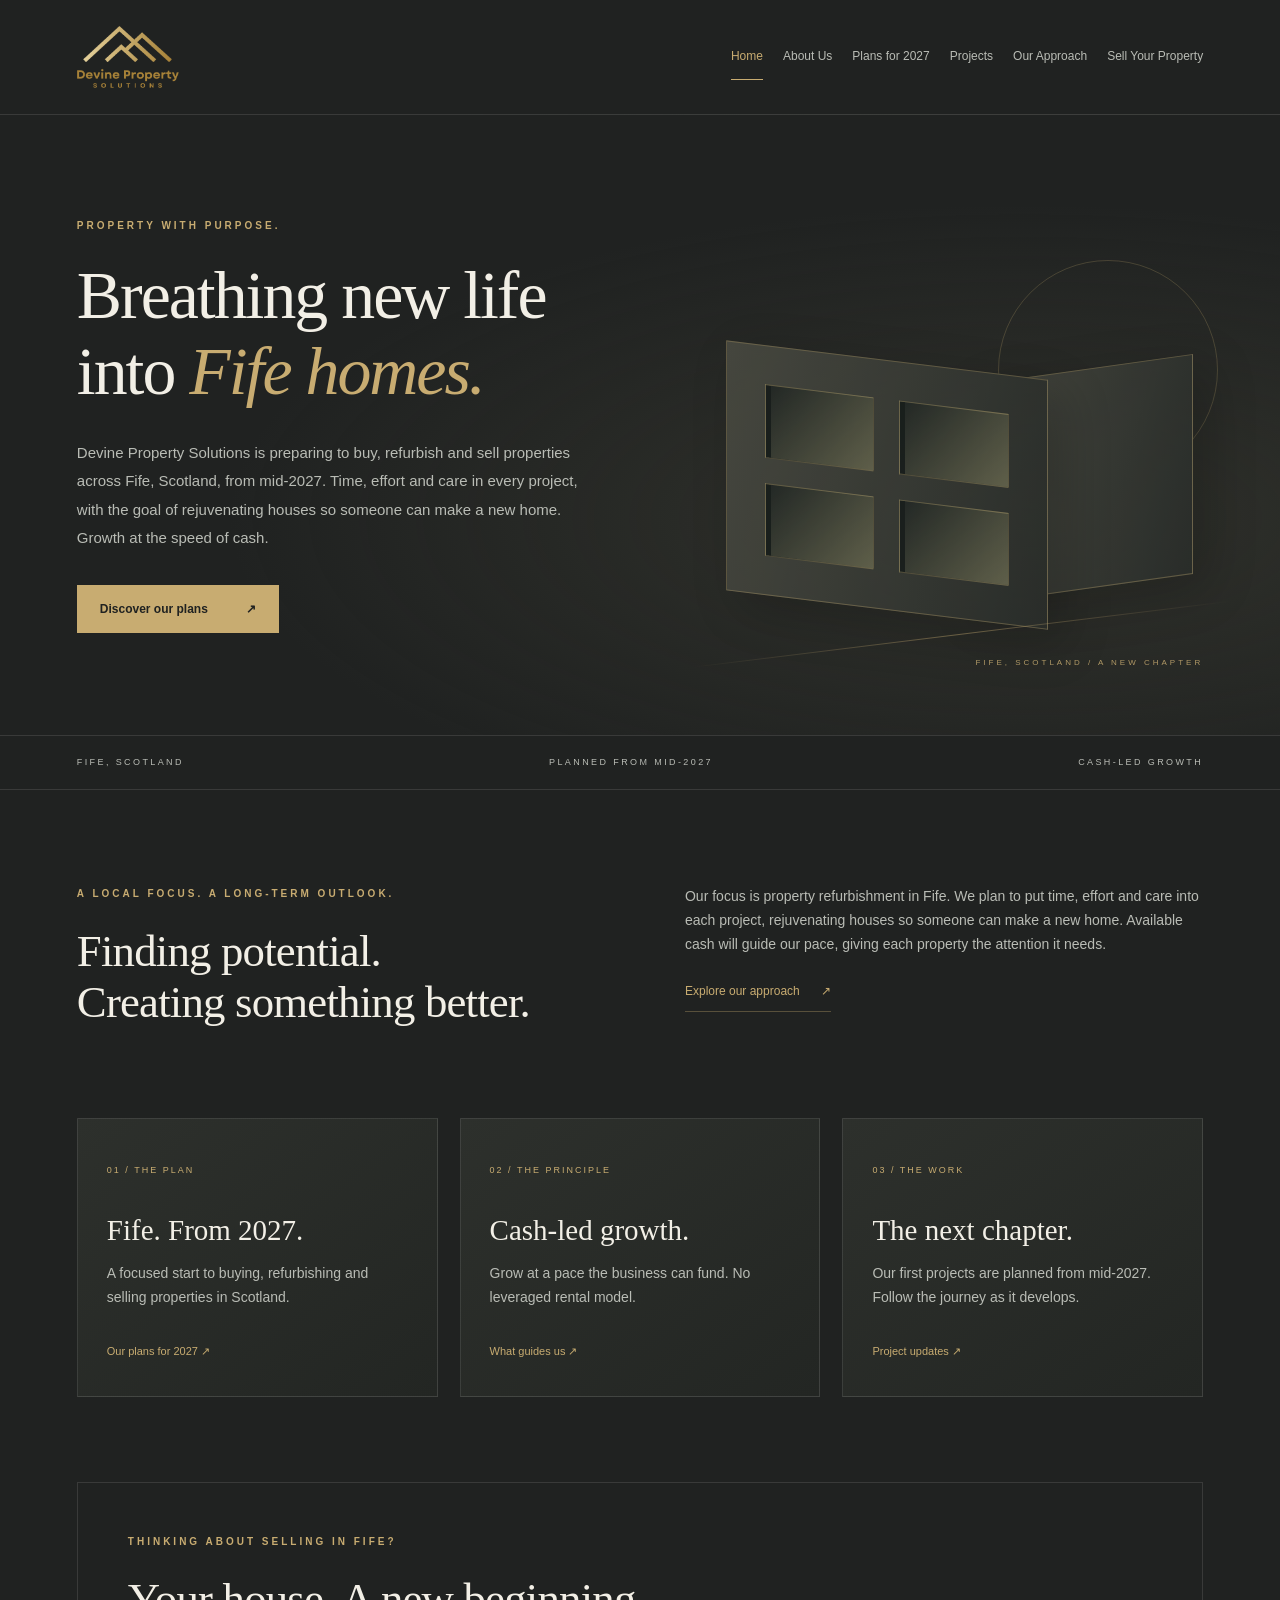
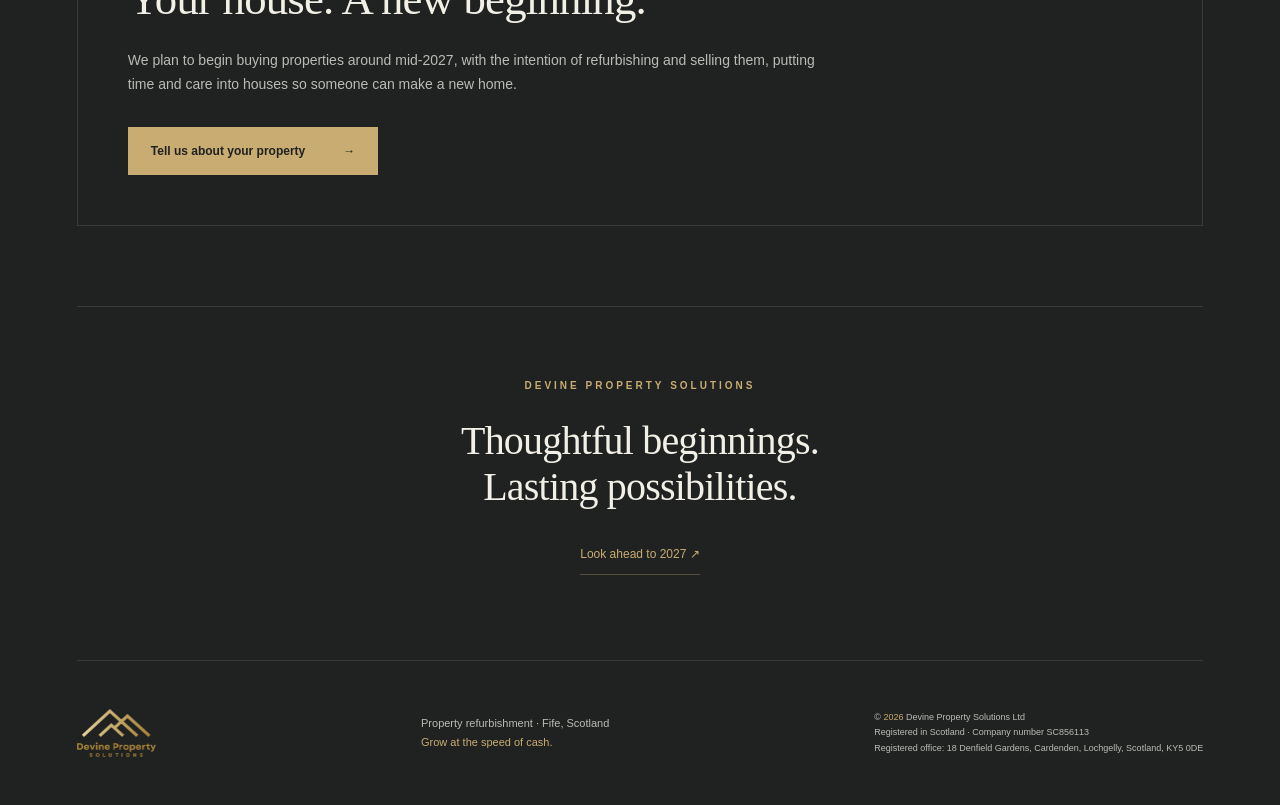
<file: index.html>
<!doctype html>
<html lang="en-GB"><head><meta charset="utf-8"><meta name="viewport" content="width=device-width, initial-scale=1"><meta name="theme-color" content="#202221"><meta name="description" content="Devine Property Solutions is preparing to buy, refurbish and sell properties across Fife, Scotland, from mid-2027. Time, effort and care in every project, with the goal of rejuvenating houses so someone can make a new home. Growth at the speed of cash."><link rel="canonical" href="https://www.dpsinvestments.co.uk/"><title>Property Renovation in Fife | Devine Property Solutions</title><link rel="icon" href="assets/favicon.svg" type="image/svg+xml"><link rel="stylesheet" href="assets/style.css?v=20261026"><script defer src="assets/site.js"></script></head><body><a class="skip" href="#main">Skip to content</a><header class="header wrap"><a class="brand" href="index.html" aria-label="Devine Property Solutions home"><img src="assets/dps-logo.png" alt="Devine Property Solutions"></a><button class="menu-toggle" aria-expanded="false" aria-controls="navigation">Menu <span>☰</span></button><nav id="navigation" aria-label="Main navigation"><a href="index.html" aria-current="page">Home</a><a href="about.html">About Us</a><a href="plans.html">Plans for 2027</a><a href="projects.html">Projects</a><a href="approach.html">Our Approach</a><a href="sell-your-property.html">Sell Your Property</a></nav></header><main id="main"><section class="hero home-hero"><div class="hero-inner wrap"><div class="hero-copy"><p class="eyebrow">Property with purpose.</p><h1>Breathing new life<br>into <em>Fife homes.</em></h1><p class="lead">Devine Property Solutions is preparing to buy, refurbish and sell properties across Fife, Scotland, from mid-2027. Time, effort and care in every project, with the goal of rejuvenating houses so someone can make a new home. Growth at the speed of cash.</p><a class="button" href="plans.html">Discover our plans <span>↗</span></a></div><div class="architecture" aria-hidden="true"><div class="sun"></div><div class="building back"></div><div class="building front"><i></i><i></i><i></i><i></i></div><div class="ground"></div><span class="art-caption">FIFE, SCOTLAND / A NEW CHAPTER</span></div></div></section><div class="fact-strip"><div class="wrap"><span>FIFE, SCOTLAND</span><span>PLANNED FROM MID-2027</span><span>CASH-LED GROWTH</span></div></div><section class="intro wrap"><div><p class="eyebrow">A local focus. A long-term outlook.</p><h2>Finding potential.<br>Creating something better.</h2></div><div><p>Our focus is property refurbishment in Fife. We plan to put time, effort and care into each project, rejuvenating houses so someone can make a new home. Available cash will guide our pace, giving each property the attention it needs.</p><a class="text-link" href="approach.html">Explore our approach <span>↗</span></a></div></section><section class="cards wrap"><a class="card" href="plans.html"><span class="number">01 / THE PLAN</span><h3>Fife. From 2027.</h3><p>A focused start to buying, refurbishing and selling properties in Scotland.</p><span class="card-link">Our plans for 2027 ↗</span></a><a class="card" href="approach.html"><span class="number">02 / THE PRINCIPLE</span><h3>Cash-led growth.</h3><p>Grow at a pace the business can fund. No leveraged rental model.</p><span class="card-link">What guides us ↗</span></a><a class="card" href="projects.html"><span class="number">03 / THE WORK</span><h3>The next chapter.</h3><p>Our first projects are planned from mid-2027. Follow the journey as it develops.</p><span class="card-link">Project updates ↗</span></a></section><section class="statement wrap seller-callout"><p class="eyebrow">Thinking about selling in Fife?</p><h2>Your house. A new beginning.</h2><p>We plan to begin buying properties around mid-2027, with the intention of refurbishing and selling them, putting time and care into houses so someone can make a new home.</p><a class="button" href="sell-your-property.html">Tell us about your property <span aria-hidden="true">&#8594;</span></a></section><section class="closing wrap"><p class="eyebrow">Devine Property Solutions</p><h2>Thoughtful beginnings.<br>Lasting possibilities.</h2><a class="text-link" href="plans.html">Look ahead to 2027 ↗</a></section></main><footer class="footer wrap"><a class="brand footer-brand" href="index.html" aria-label="Devine Property Solutions home"><img src="assets/dps-logo.png" alt=""></a><p>Property refurbishment · Fife, Scotland<br><span>Grow at the speed of cash.</span></p><p class="copyright">© <span id="year">2026</span> Devine Property Solutions Ltd<br>Registered in Scotland · Company number SC856113<br>Registered office: 18 Denfield Gardens, Cardenden, Lochgelly, Scotland, KY5 0DE</p></footer></body></html>
</file>
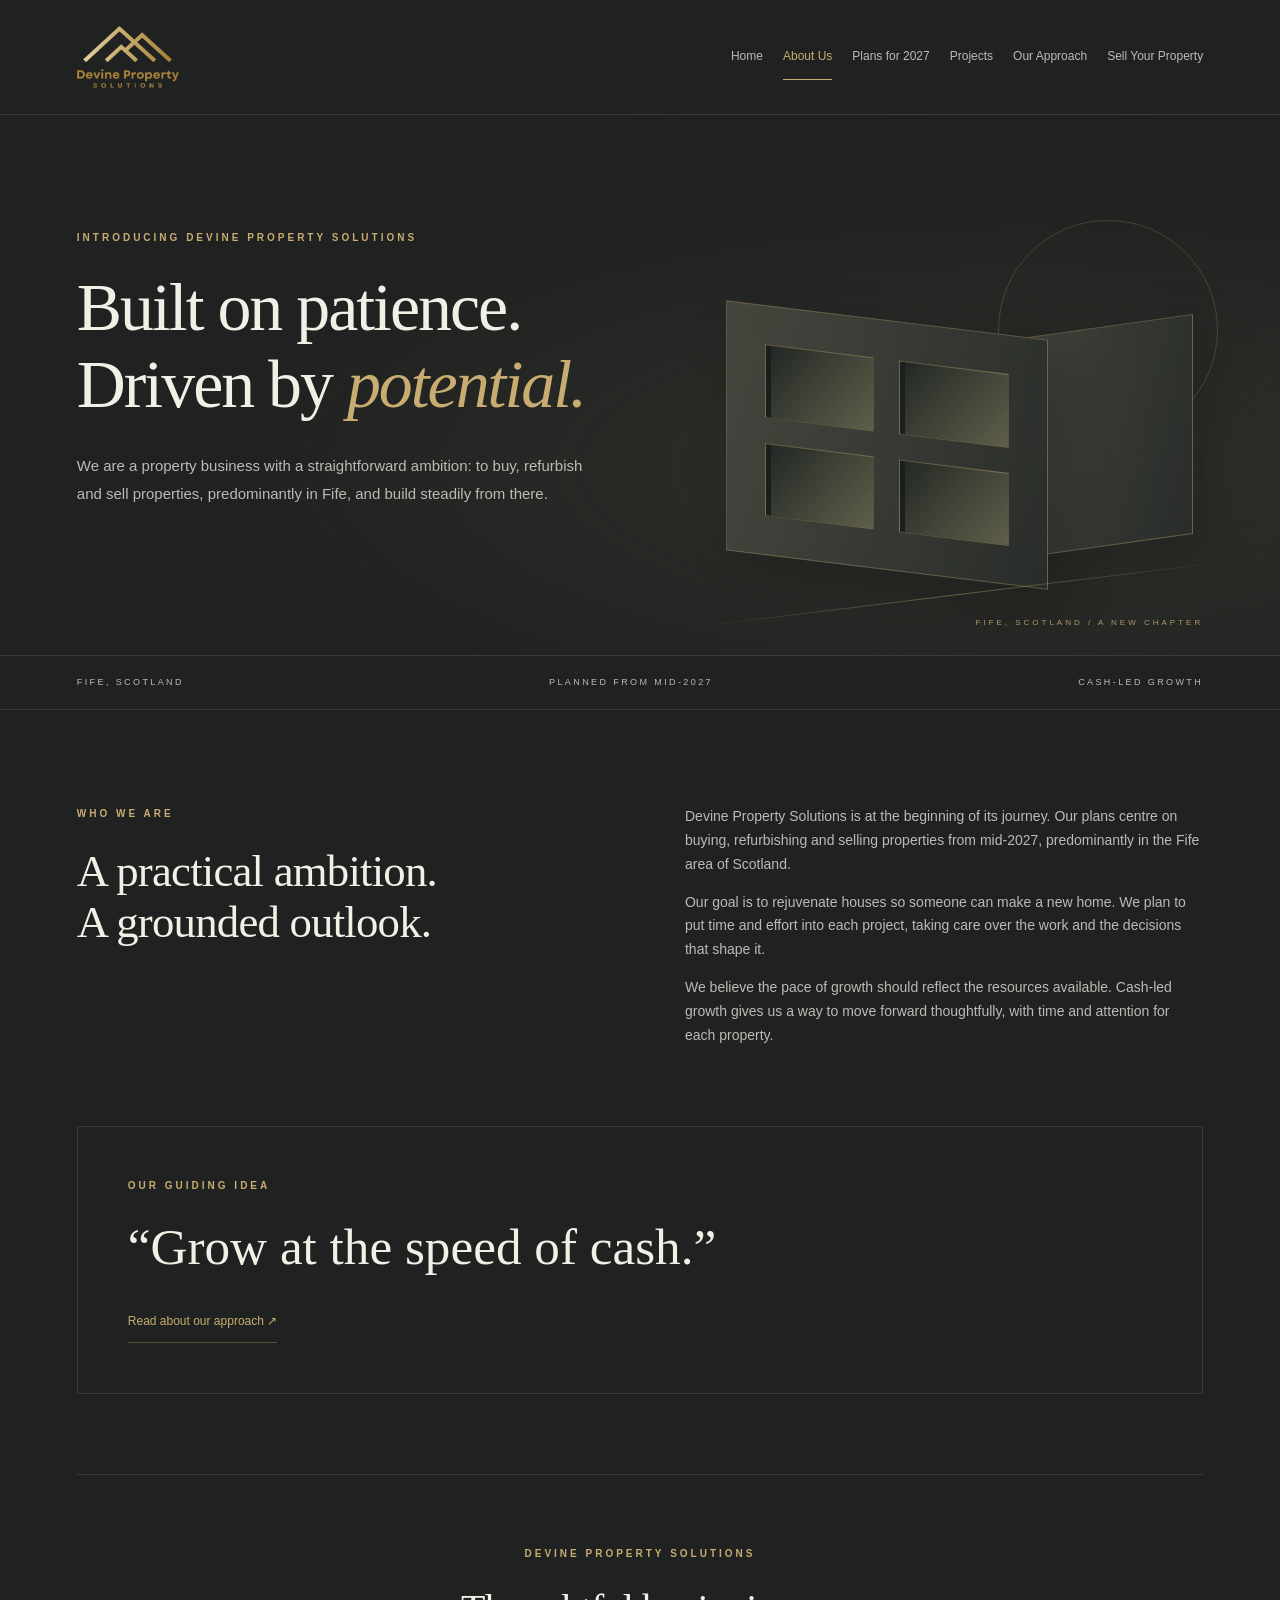
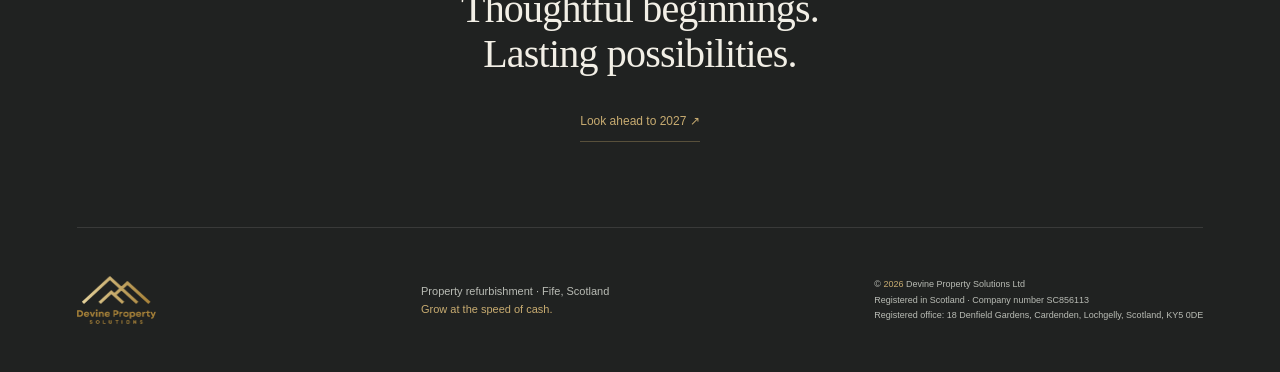
<file: about.html>
<!doctype html>
<html lang="en-GB"><head><meta charset="utf-8"><meta name="viewport" content="width=device-width, initial-scale=1"><meta name="theme-color" content="#202221"><meta name="description" content="We are a property business with a straightforward ambition: to buy, refurbish and sell properties, predominantly in Fife, and build steadily from there."><link rel="canonical" href="https://www.dpsinvestments.co.uk/about.html"><title>About Us | Devine Property Solutions</title><link rel="icon" href="assets/favicon.svg" type="image/svg+xml"><link rel="stylesheet" href="assets/style.css?v=20261026"><script defer src="assets/site.js"></script></head><body><a class="skip" href="#main">Skip to content</a><header class="header wrap"><a class="brand" href="index.html" aria-label="Devine Property Solutions home"><img src="assets/dps-logo.png" alt="Devine Property Solutions"></a><button class="menu-toggle" aria-expanded="false" aria-controls="navigation">Menu <span>☰</span></button><nav id="navigation" aria-label="Main navigation"><a href="index.html">Home</a><a href="about.html" aria-current="page">About Us</a><a href="plans.html">Plans for 2027</a><a href="projects.html">Projects</a><a href="approach.html">Our Approach</a><a href="sell-your-property.html">Sell Your Property</a></nav></header><main id="main"><section class="hero"><div class="hero-inner wrap"><div class="hero-copy"><p class="eyebrow">Introducing Devine Property Solutions</p><h1>Built on patience.<br>Driven by <em>potential.</em></h1><p class="lead">We are a property business with a straightforward ambition: to buy, refurbish and sell properties, predominantly in Fife, and build steadily from there.</p></div><div class="architecture" aria-hidden="true"><div class="sun"></div><div class="building back"></div><div class="building front"><i></i><i></i><i></i><i></i></div><div class="ground"></div><span class="art-caption">FIFE, SCOTLAND / A NEW CHAPTER</span></div></div></section><div class="fact-strip"><div class="wrap"><span>FIFE, SCOTLAND</span><span>PLANNED FROM MID-2027</span><span>CASH-LED GROWTH</span></div></div><section class="intro wrap"><div><p class="eyebrow">Who we are</p><h2>A practical ambition.<br>A grounded outlook.</h2></div><div><p>Devine Property Solutions is at the beginning of its journey. Our plans centre on buying, refurbishing and selling properties from mid-2027, predominantly in the Fife area of Scotland.</p><p>Our goal is to rejuvenate houses so someone can make a new home. We plan to put time and effort into each project, taking care over the work and the decisions that shape it.</p><p>We believe the pace of growth should reflect the resources available. Cash-led growth gives us a way to move forward thoughtfully, with time and attention for each property.</p></div></section><section class="statement wrap"><p class="eyebrow">Our guiding idea</p><blockquote>“Grow at the speed of cash.”</blockquote><a class="text-link" href="approach.html">Read about our approach ↗</a></section><section class="closing wrap"><p class="eyebrow">Devine Property Solutions</p><h2>Thoughtful beginnings.<br>Lasting possibilities.</h2><a class="text-link" href="plans.html">Look ahead to 2027 ↗</a></section></main><footer class="footer wrap"><a class="brand footer-brand" href="index.html" aria-label="Devine Property Solutions home"><img src="assets/dps-logo.png" alt=""></a><p>Property refurbishment · Fife, Scotland<br><span>Grow at the speed of cash.</span></p><p class="copyright">© <span id="year">2026</span> Devine Property Solutions Ltd<br>Registered in Scotland · Company number SC856113<br>Registered office: 18 Denfield Gardens, Cardenden, Lochgelly, Scotland, KY5 0DE</p></footer></body></html>
</file>
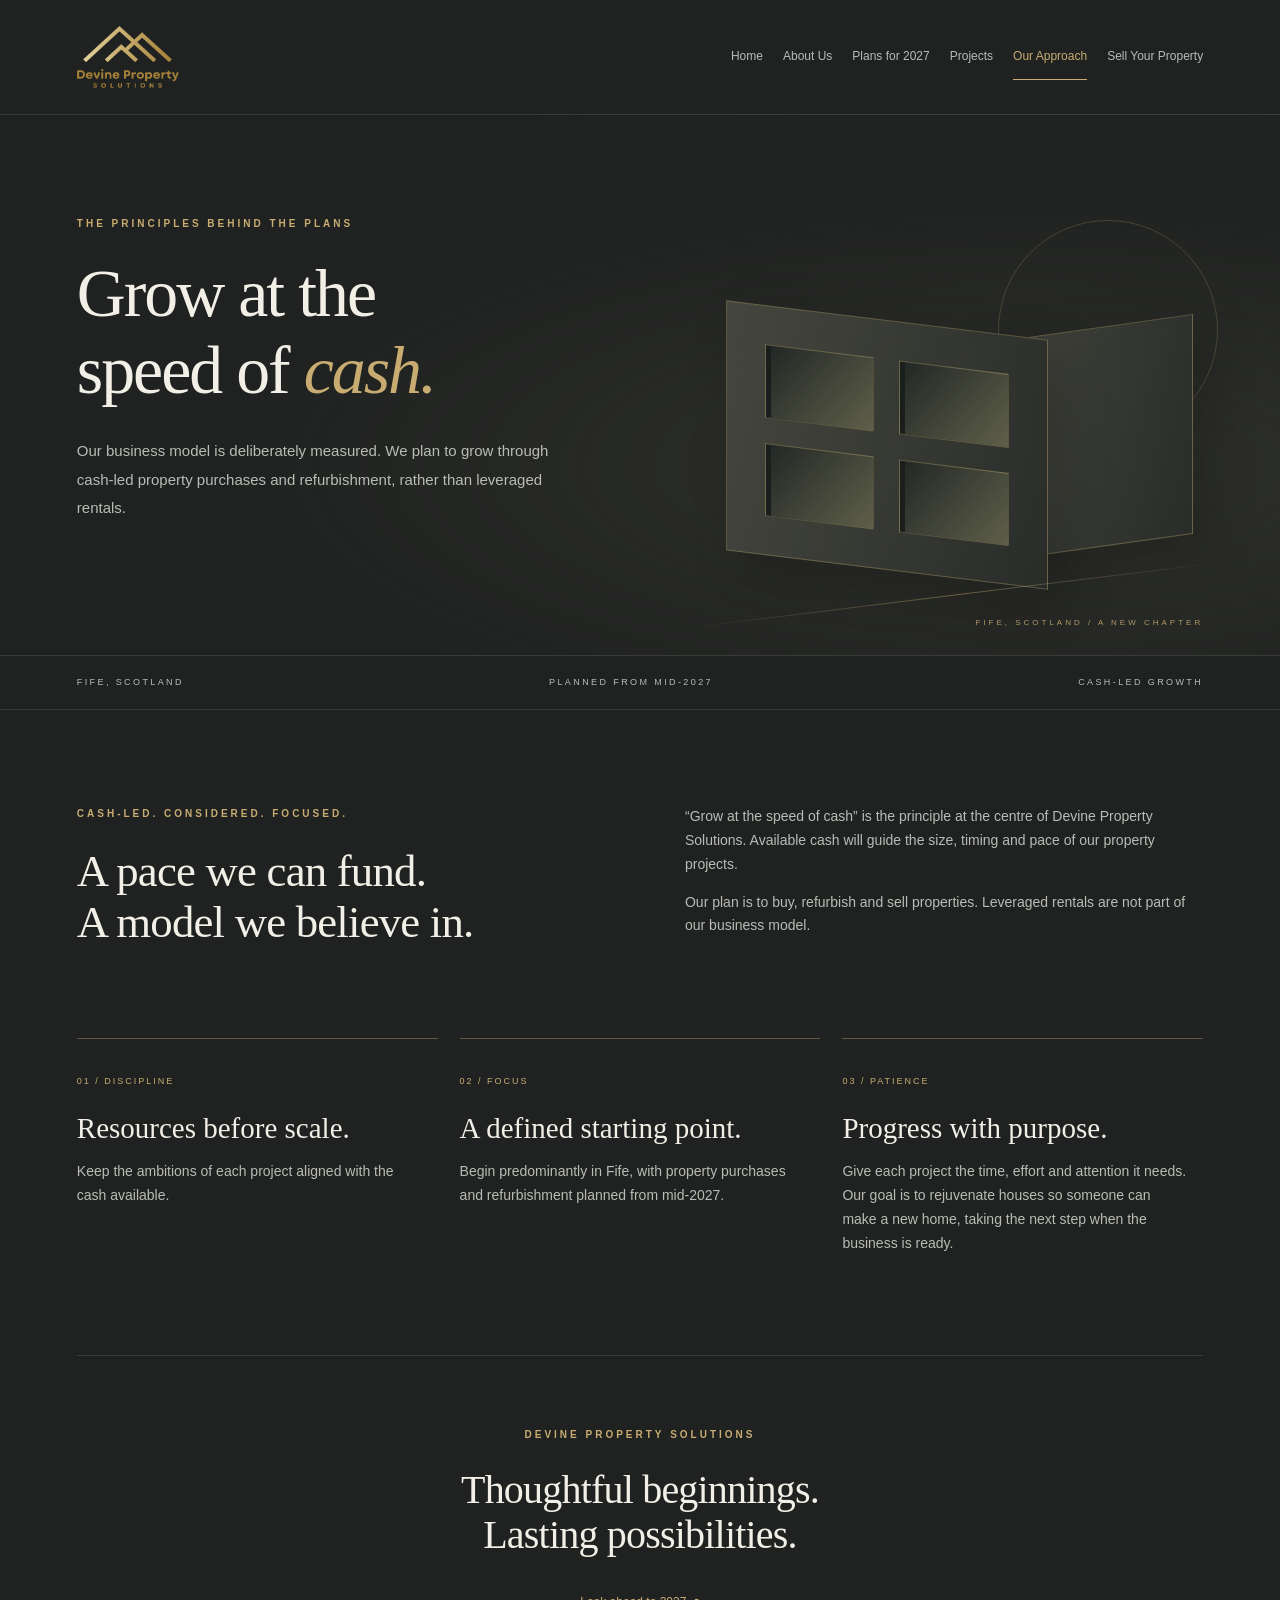
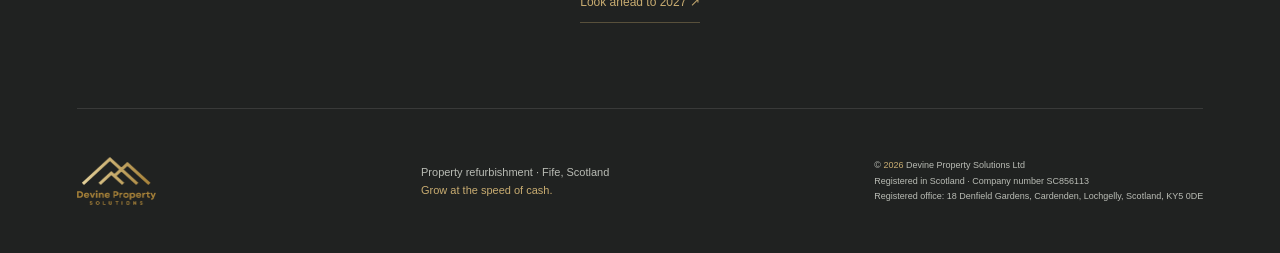
<file: approach.html>
<!doctype html>
<html lang="en-GB"><head><meta charset="utf-8"><meta name="viewport" content="width=device-width, initial-scale=1"><meta name="theme-color" content="#202221"><meta name="description" content="Our business model is deliberately measured. We plan to grow through cash-led property purchases and refurbishment, rather than leveraged rentals."><link rel="canonical" href="https://www.dpsinvestments.co.uk/approach.html"><title>Our Approach | Devine Property Solutions</title><link rel="icon" href="assets/favicon.svg" type="image/svg+xml"><link rel="stylesheet" href="assets/style.css?v=20261026"><script defer src="assets/site.js"></script></head><body><a class="skip" href="#main">Skip to content</a><header class="header wrap"><a class="brand" href="index.html" aria-label="Devine Property Solutions home"><img src="assets/dps-logo.png" alt="Devine Property Solutions"></a><button class="menu-toggle" aria-expanded="false" aria-controls="navigation">Menu <span>☰</span></button><nav id="navigation" aria-label="Main navigation"><a href="index.html">Home</a><a href="about.html">About Us</a><a href="plans.html">Plans for 2027</a><a href="projects.html">Projects</a><a href="approach.html" aria-current="page">Our Approach</a><a href="sell-your-property.html">Sell Your Property</a></nav></header><main id="main"><section class="hero"><div class="hero-inner wrap"><div class="hero-copy"><p class="eyebrow">The principles behind the plans</p><h1>Grow at the<br>speed of <em>cash.</em></h1><p class="lead">Our business model is deliberately measured. We plan to grow through cash-led property purchases and refurbishment, rather than leveraged rentals.</p></div><div class="architecture" aria-hidden="true"><div class="sun"></div><div class="building back"></div><div class="building front"><i></i><i></i><i></i><i></i></div><div class="ground"></div><span class="art-caption">FIFE, SCOTLAND / A NEW CHAPTER</span></div></div></section><div class="fact-strip"><div class="wrap"><span>FIFE, SCOTLAND</span><span>PLANNED FROM MID-2027</span><span>CASH-LED GROWTH</span></div></div><section class="intro wrap"><div><p class="eyebrow">Cash-led. Considered. Focused.</p><h2>A pace we can fund.<br>A model we believe in.</h2></div><div><p>“Grow at the speed of cash” is the principle at the centre of Devine Property Solutions. Available cash will guide the size, timing and pace of our property projects.</p><p>Our plan is to buy, refurbish and sell properties. Leveraged rentals are not part of our business model.</p></div></section><section class="steps wrap"><article><span class="number">01 / DISCIPLINE</span><h3>Resources before scale.</h3><p>Keep the ambitions of each project aligned with the cash available.</p></article><article><span class="number">02 / FOCUS</span><h3>A defined starting point.</h3><p>Begin predominantly in Fife, with property purchases and refurbishment planned from mid-2027.</p></article><article><span class="number">03 / PATIENCE</span><h3>Progress with purpose.</h3><p>Give each project the time, effort and attention it needs. Our goal is to rejuvenate houses so someone can make a new home, taking the next step when the business is ready.</p></article></section><section class="closing wrap"><p class="eyebrow">Devine Property Solutions</p><h2>Thoughtful beginnings.<br>Lasting possibilities.</h2><a class="text-link" href="plans.html">Look ahead to 2027 ↗</a></section></main><footer class="footer wrap"><a class="brand footer-brand" href="index.html" aria-label="Devine Property Solutions home"><img src="assets/dps-logo.png" alt=""></a><p>Property refurbishment · Fife, Scotland<br><span>Grow at the speed of cash.</span></p><p class="copyright">© <span id="year">2026</span> Devine Property Solutions Ltd<br>Registered in Scotland · Company number SC856113<br>Registered office: 18 Denfield Gardens, Cardenden, Lochgelly, Scotland, KY5 0DE</p></footer></body></html>
</file>
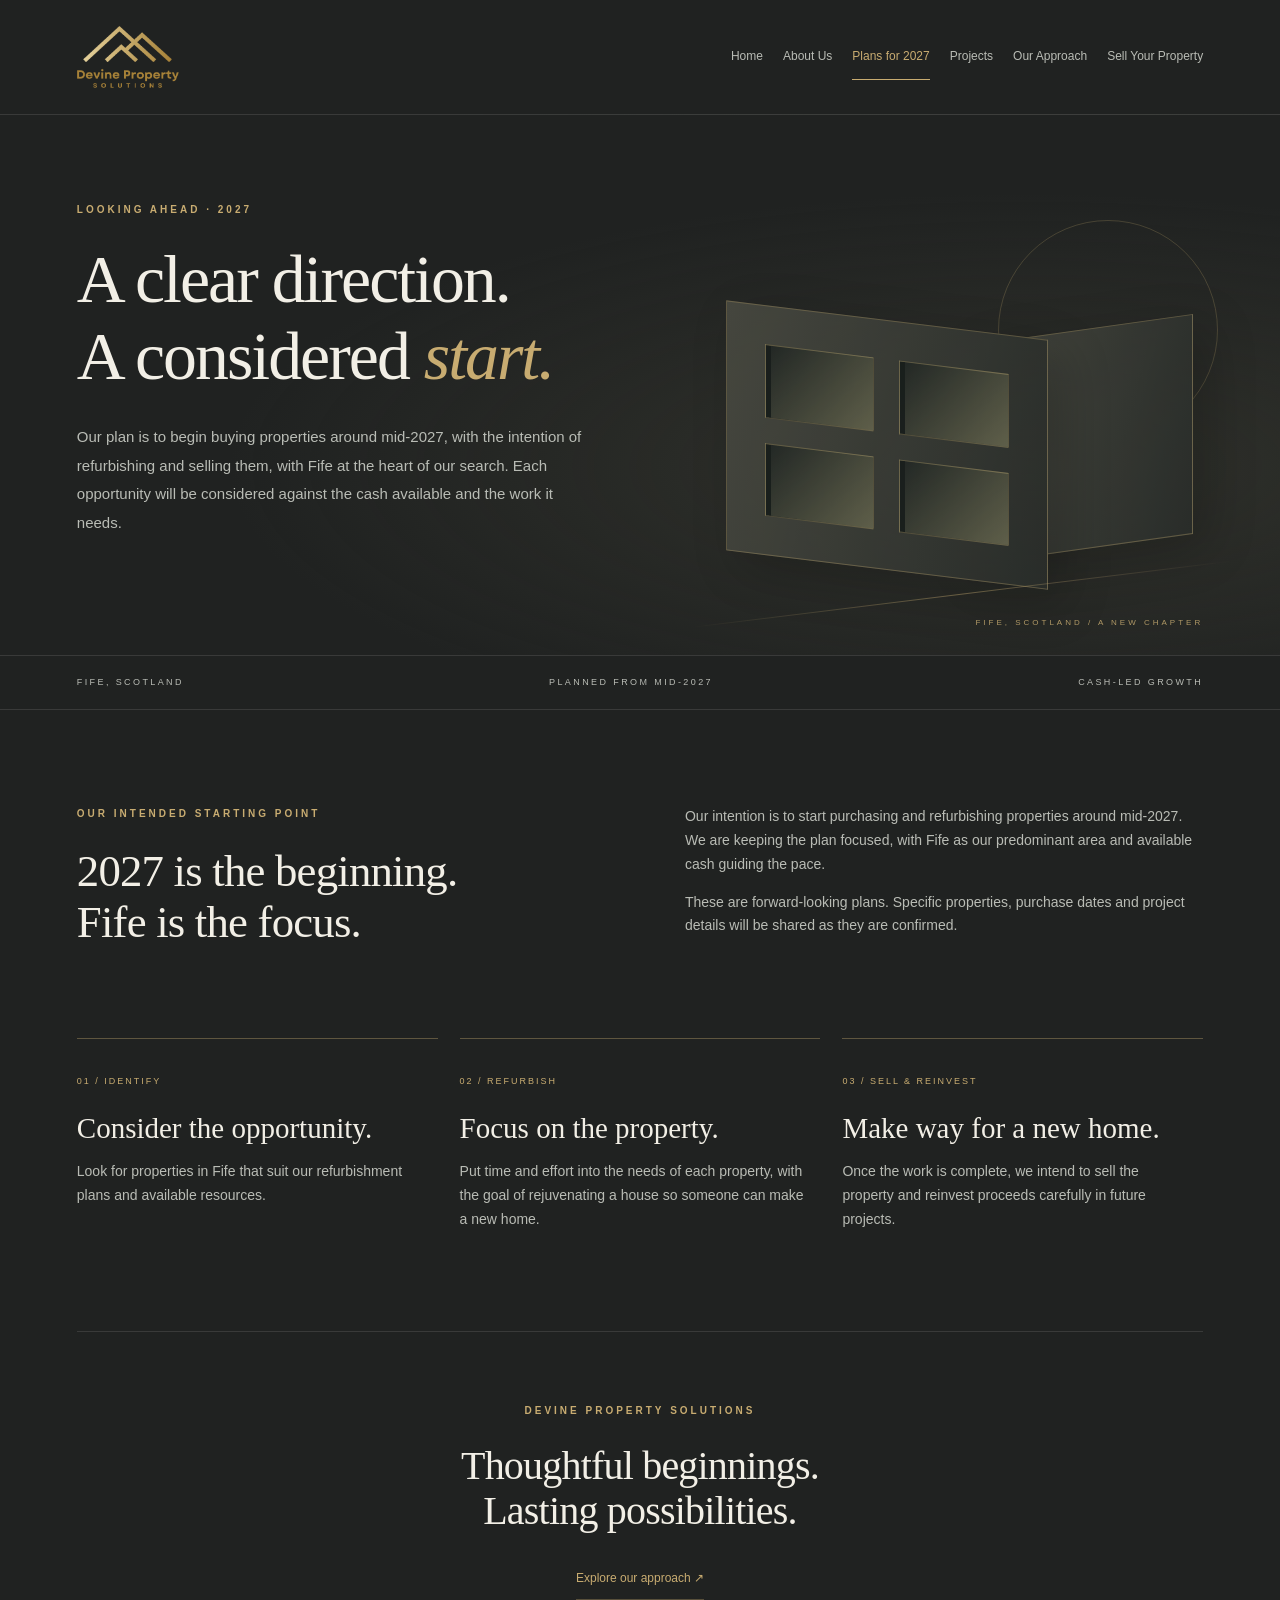
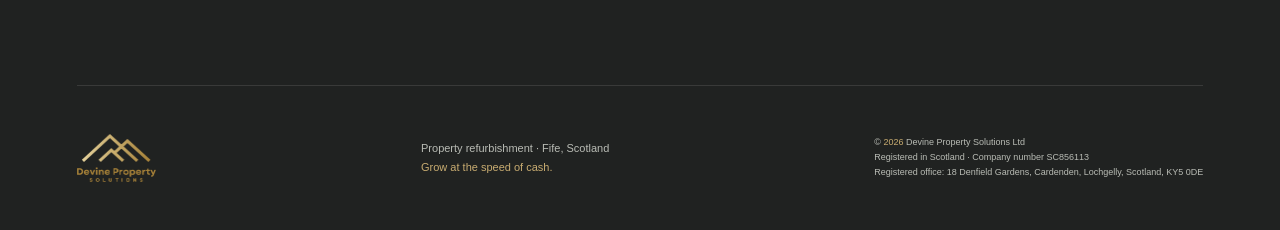
<file: plans.html>
<!doctype html>
<html lang="en-GB"><head><meta charset="utf-8"><meta name="viewport" content="width=device-width, initial-scale=1"><meta name="theme-color" content="#202221"><meta name="description" content="Our plan is to begin buying properties around mid-2027, with the intention of refurbishing and selling them, with Fife at the heart of our search. Each opportunity will be considered against the cash available and the work it needs."><link rel="canonical" href="https://www.dpsinvestments.co.uk/plans.html"><title>Plans for 2027 | Devine Property Solutions</title><link rel="icon" href="assets/favicon.svg" type="image/svg+xml"><link rel="stylesheet" href="assets/style.css?v=20261026"><script defer src="assets/site.js"></script></head><body><a class="skip" href="#main">Skip to content</a><header class="header wrap"><a class="brand" href="index.html" aria-label="Devine Property Solutions home"><img src="assets/dps-logo.png" alt="Devine Property Solutions"></a><button class="menu-toggle" aria-expanded="false" aria-controls="navigation">Menu <span>☰</span></button><nav id="navigation" aria-label="Main navigation"><a href="index.html">Home</a><a href="about.html">About Us</a><a href="plans.html" aria-current="page">Plans for 2027</a><a href="projects.html">Projects</a><a href="approach.html">Our Approach</a><a href="sell-your-property.html">Sell Your Property</a></nav></header><main id="main"><section class="hero"><div class="hero-inner wrap"><div class="hero-copy"><p class="eyebrow">Looking ahead · 2027</p><h1>A clear direction.<br>A considered <em>start.</em></h1><p class="lead">Our plan is to begin buying properties around mid-2027, with the intention of refurbishing and selling them, with Fife at the heart of our search. Each opportunity will be considered against the cash available and the work it needs.</p></div><div class="architecture" aria-hidden="true"><div class="sun"></div><div class="building back"></div><div class="building front"><i></i><i></i><i></i><i></i></div><div class="ground"></div><span class="art-caption">FIFE, SCOTLAND / A NEW CHAPTER</span></div></div></section><div class="fact-strip"><div class="wrap"><span>FIFE, SCOTLAND</span><span>PLANNED FROM MID-2027</span><span>CASH-LED GROWTH</span></div></div><section class="intro wrap"><div><p class="eyebrow">Our intended starting point</p><h2>2027 is the beginning.<br>Fife is the focus.</h2></div><div><p>Our intention is to start purchasing and refurbishing properties around mid-2027. We are keeping the plan focused, with Fife as our predominant area and available cash guiding the pace.</p><p>These are forward-looking plans. Specific properties, purchase dates and project details will be shared as they are confirmed.</p></div></section><section class="steps wrap"><article><span class="number">01 / IDENTIFY</span><h3>Consider the opportunity.</h3><p>Look for properties in Fife that suit our refurbishment plans and available resources.</p></article><article><span class="number">02 / REFURBISH</span><h3>Focus on the property.</h3><p>Put time and effort into the needs of each property, with the goal of rejuvenating a house so someone can make a new home.</p></article><article><span class="number">03 / SELL &amp; REINVEST</span><h3>Make way for a new home.</h3><p>Once the work is complete, we intend to sell the property and reinvest proceeds carefully in future projects.</p></article></section><section class="closing wrap"><p class="eyebrow">Devine Property Solutions</p><h2>Thoughtful beginnings.<br>Lasting possibilities.</h2><a class="text-link" href="approach.html">Explore our approach ↗</a></section></main><footer class="footer wrap"><a class="brand footer-brand" href="index.html" aria-label="Devine Property Solutions home"><img src="assets/dps-logo.png" alt=""></a><p>Property refurbishment · Fife, Scotland<br><span>Grow at the speed of cash.</span></p><p class="copyright">© <span id="year">2026</span> Devine Property Solutions Ltd<br>Registered in Scotland · Company number SC856113<br>Registered office: 18 Denfield Gardens, Cardenden, Lochgelly, Scotland, KY5 0DE</p></footer></body></html>
</file>
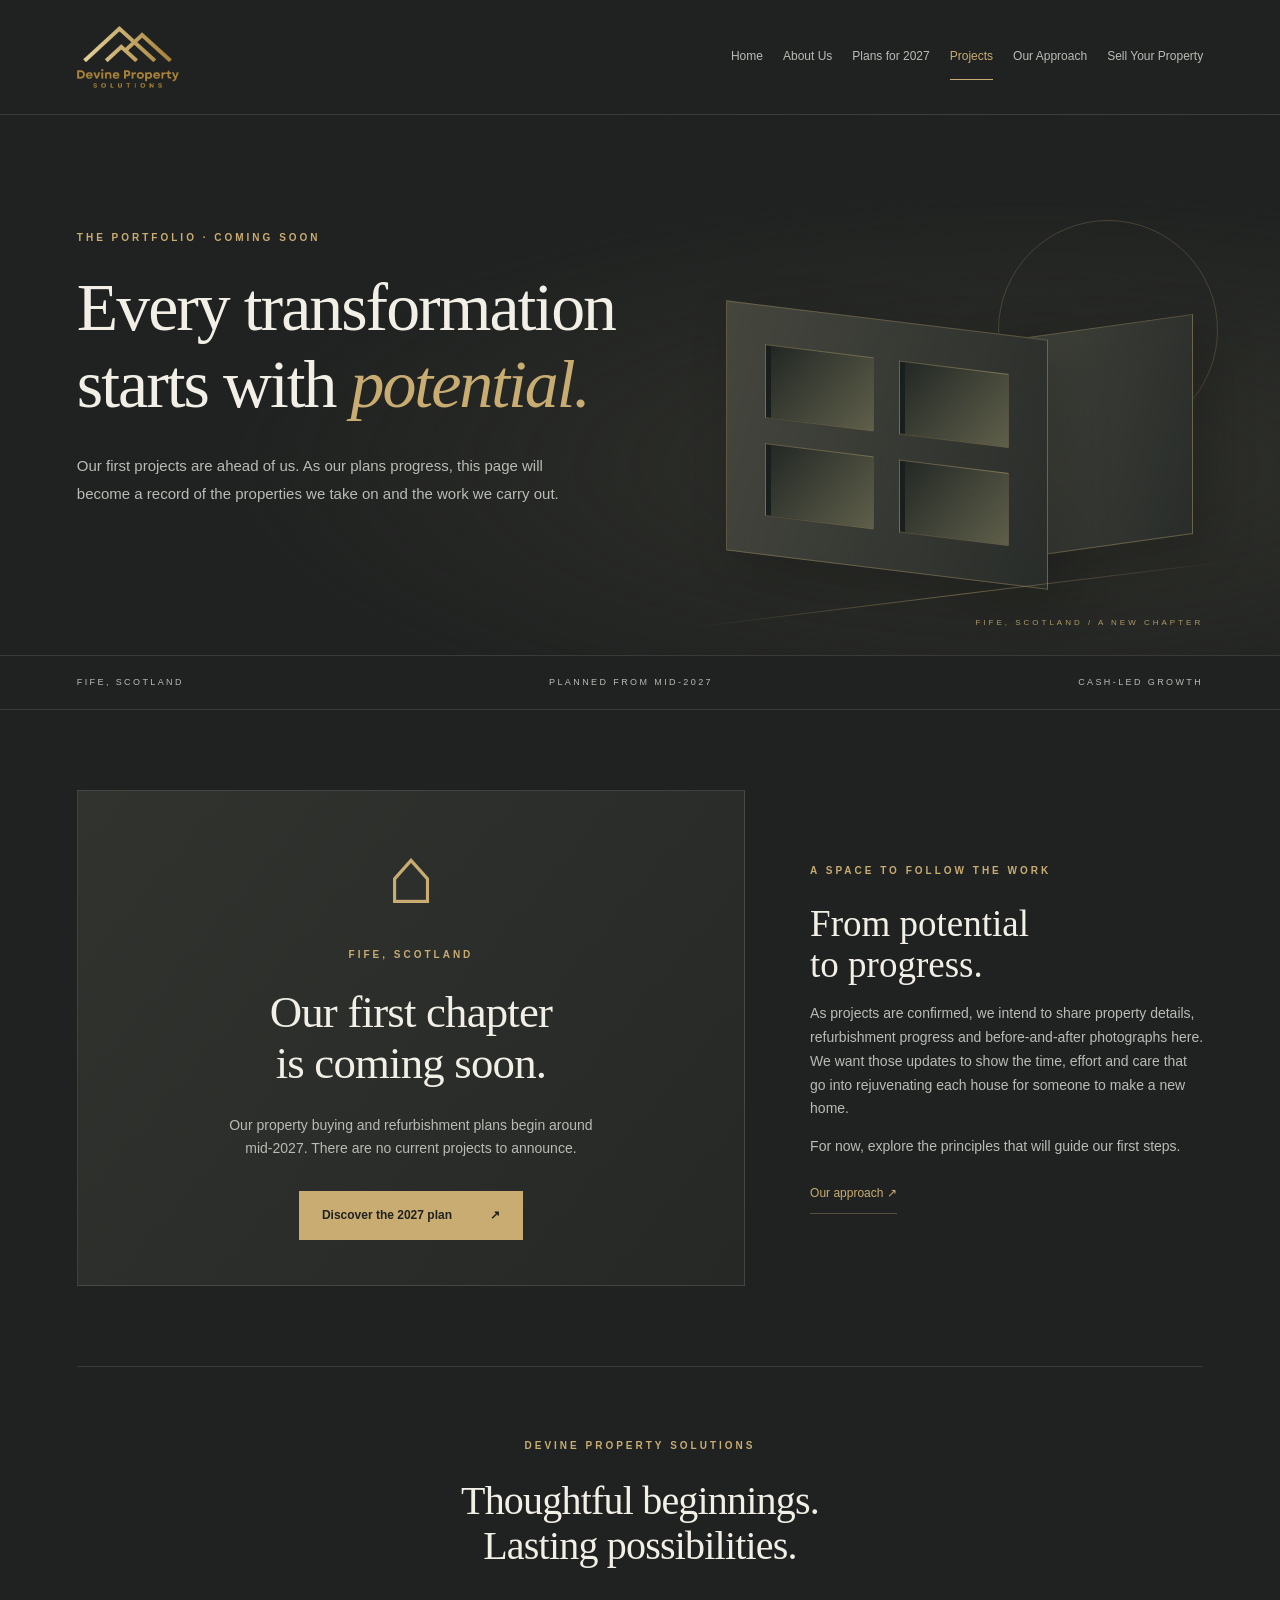
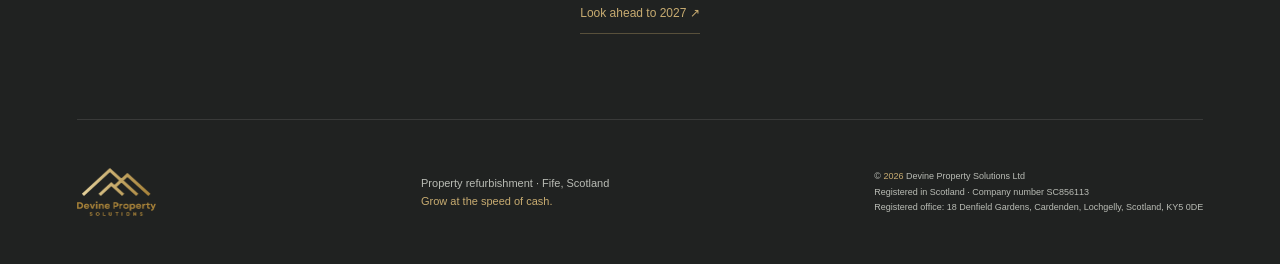
<file: projects.html>
<!doctype html>
<html lang="en-GB"><head><meta charset="utf-8"><meta name="viewport" content="width=device-width, initial-scale=1"><meta name="theme-color" content="#202221"><meta name="description" content="Our first projects are ahead of us. As our plans progress, this page will become a record of the properties we take on and the work we carry out."><link rel="canonical" href="https://www.dpsinvestments.co.uk/projects.html"><title>Projects | Devine Property Solutions</title><link rel="icon" href="assets/favicon.svg" type="image/svg+xml"><link rel="stylesheet" href="assets/style.css?v=20261026"><script defer src="assets/site.js"></script></head><body><a class="skip" href="#main">Skip to content</a><header class="header wrap"><a class="brand" href="index.html" aria-label="Devine Property Solutions home"><img src="assets/dps-logo.png" alt="Devine Property Solutions"></a><button class="menu-toggle" aria-expanded="false" aria-controls="navigation">Menu <span>☰</span></button><nav id="navigation" aria-label="Main navigation"><a href="index.html">Home</a><a href="about.html">About Us</a><a href="plans.html">Plans for 2027</a><a href="projects.html" aria-current="page">Projects</a><a href="approach.html">Our Approach</a><a href="sell-your-property.html">Sell Your Property</a></nav></header><main id="main"><section class="hero"><div class="hero-inner wrap"><div class="hero-copy"><p class="eyebrow">The portfolio · Coming soon</p><h1>Every transformation<br>starts with <em>potential.</em></h1><p class="lead">Our first projects are ahead of us. As our plans progress, this page will become a record of the properties we take on and the work we carry out.</p></div><div class="architecture" aria-hidden="true"><div class="sun"></div><div class="building back"></div><div class="building front"><i></i><i></i><i></i><i></i></div><div class="ground"></div><span class="art-caption">FIFE, SCOTLAND / A NEW CHAPTER</span></div></div></section><div class="fact-strip"><div class="wrap"><span>FIFE, SCOTLAND</span><span>PLANNED FROM MID-2027</span><span>CASH-LED GROWTH</span></div></div><section class="wrap project-section"><div class="project-placeholder"><div class="house-icon" aria-hidden="true">⌂</div><span class="eyebrow">Fife, Scotland</span><h2>Our first chapter<br>is coming soon.</h2><p>Our property buying and refurbishment plans begin around mid-2027. There are no current projects to announce.</p><a class="button" href="plans.html">Discover the 2027 plan <span>↗</span></a></div><aside><p class="eyebrow">A space to follow the work</p><h3>From potential<br>to progress.</h3><p>As projects are confirmed, we intend to share property details, refurbishment progress and before-and-after photographs here. We want those updates to show the time, effort and care that go into rejuvenating each house for someone to make a new home.</p><p>For now, explore the principles that will guide our first steps.</p><a class="text-link" href="approach.html">Our approach ↗</a></aside></section><section class="closing wrap"><p class="eyebrow">Devine Property Solutions</p><h2>Thoughtful beginnings.<br>Lasting possibilities.</h2><a class="text-link" href="plans.html">Look ahead to 2027 ↗</a></section></main><footer class="footer wrap"><a class="brand footer-brand" href="index.html" aria-label="Devine Property Solutions home"><img src="assets/dps-logo.png" alt=""></a><p>Property refurbishment · Fife, Scotland<br><span>Grow at the speed of cash.</span></p><p class="copyright">© <span id="year">2026</span> Devine Property Solutions Ltd<br>Registered in Scotland · Company number SC856113<br>Registered office: 18 Denfield Gardens, Cardenden, Lochgelly, Scotland, KY5 0DE</p></footer></body></html>
</file>
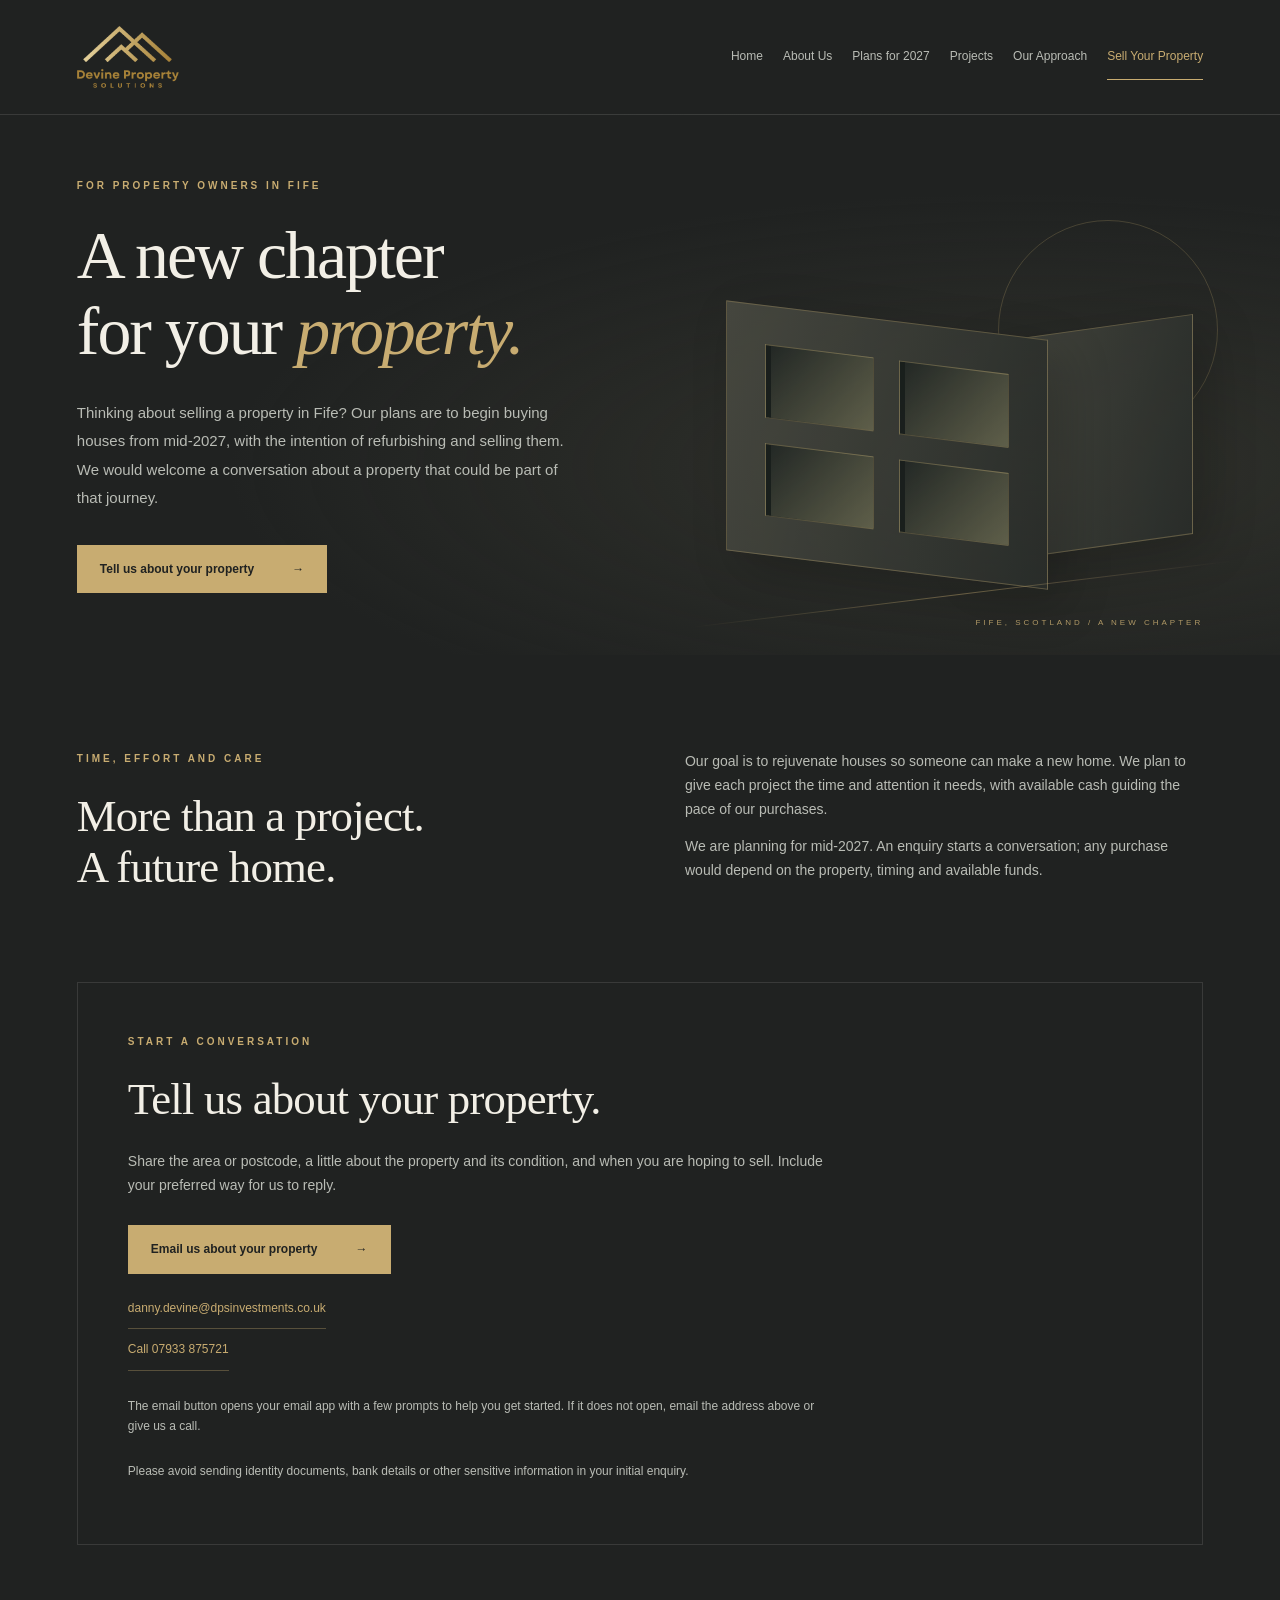
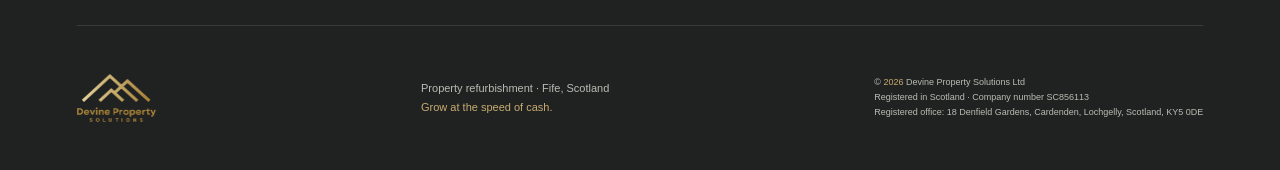
<file: sell-your-property.html>
<!doctype html>
<html lang="en-GB"><head><meta charset="utf-8"><meta name="viewport" content="width=device-width, initial-scale=1"><meta name="theme-color" content="#202221"><meta name="description" content="Thinking about selling a property in Fife? Talk to Devine Property Solutions about our property buying and refurbishment plans for 2027."><link rel="canonical" href="https://www.dpsinvestments.co.uk/sell-your-property.html"><title>Sell Your Property | Devine Property Solutions</title><link rel="icon" href="assets/favicon.svg" type="image/svg+xml"><link rel="stylesheet" href="assets/style.css?v=20261026"><script defer src="assets/site.js"></script></head><body><a class="skip" href="#main">Skip to content</a><header class="header wrap"><a class="brand" href="index.html" aria-label="Devine Property Solutions home"><img src="assets/dps-logo.png" alt="Devine Property Solutions"></a><button class="menu-toggle" aria-expanded="false" aria-controls="navigation">Menu <span>☰</span></button><nav id="navigation" aria-label="Main navigation"><a href="index.html">Home</a><a href="about.html">About Us</a><a href="plans.html">Plans for 2027</a><a href="projects.html">Projects</a><a href="approach.html">Our Approach</a><a href="sell-your-property.html" aria-current="page">Sell Your Property</a></nav></header><main id="main"><section class="hero"><div class="hero-inner wrap"><div class="hero-copy"><p class="eyebrow">For property owners in Fife</p><h1>A new chapter<br>for your <em>property.</em></h1><p class="lead">Thinking about selling a property in Fife? Our plans are to begin buying houses from mid-2027, with the intention of refurbishing and selling them. We would welcome a conversation about a property that could be part of that journey.</p><a class="button" href="#enquire">Tell us about your property <span aria-hidden="true">&#8594;</span></a></div><div class="architecture" aria-hidden="true"><div class="sun"></div><div class="building back"></div><div class="building front"><i></i><i></i><i></i><i></i></div><div class="ground"></div><span class="art-caption">FIFE, SCOTLAND / A NEW CHAPTER</span></div></div></section><section class="intro wrap"><div><p class="eyebrow">Time, effort and care</p><h2>More than a project.<br>A future home.</h2></div><div><p>Our goal is to rejuvenate houses so someone can make a new home. We plan to give each project the time and attention it needs, with available cash guiding the pace of our purchases.</p><p>We are planning for mid-2027. An enquiry starts a conversation; any purchase would depend on the property, timing and available funds.</p></div></section><section class="statement wrap" id="enquire"><p class="eyebrow">Start a conversation</p><h2>Tell us about your property.</h2><p>Share the area or postcode, a little about the property and its condition, and when you are hoping to sell. Include your preferred way for us to reply.</p><div class="contact-actions"><a class="button" href="mailto:danny.devine@dpsinvestments.co.uk?subject=Property%20enquiry%20%E2%80%94%20Fife&body=Hello%20Devine%20Property%20Solutions%2C%0A%0AI%20would%20like%20to%20discuss%20a%20property.%0A%0AArea%20or%20postcode%3A%0AProperty%20type%3A%0ACurrent%20condition%3A%0AWhen%20I%20am%20hoping%20to%20sell%3A%0APreferred%20contact%20details%3A%0A%0AThank%20you.">Email us about your property <span aria-hidden="true">&#8594;</span></a><p><a class="text-link" href="mailto:danny.devine@dpsinvestments.co.uk">danny.devine@dpsinvestments.co.uk</a><br><a class="text-link" href="tel:+447933875721">Call 07933 875721</a></p><p class="contact-note">The email button opens your email app with a few prompts to help you get started. If it does not open, email the address above or give us a call.</p></div><p class="contact-note">Please avoid sending identity documents, bank details or other sensitive information in your initial enquiry.</p></section></main><footer class="footer wrap"><a class="brand footer-brand" href="index.html"><img src="assets/dps-logo.png" alt="Devine Property Solutions"></a><p>Property refurbishment · Fife, Scotland<br><span>Grow at the speed of cash.</span></p><p class="copyright">© <span id="year">2026</span> Devine Property Solutions Ltd<br>Registered in Scotland · Company number SC856113<br>Registered office: 18 Denfield Gardens, Cardenden, Lochgelly, Scotland, KY5 0DE</p></footer></body></html>
</file>
<file: assets/style.css>
:root{--bg:#202221;--panel:#272a28;--gold:#c8ac71;--text:#f2efe6;--muted:#b9bcb5;--line:#ffffff1c}*{box-sizing:border-box}html{scroll-behavior:smooth}body{margin:0;background:var(--bg);color:var(--text);font-family:Arial,Helvetica,sans-serif;line-height:1.7}a{color:inherit;text-decoration:none}button{font:inherit}.wrap{width:min(1200px,88%);margin-inline:auto}.header{display:flex;align-items:center;justify-content:space-between;min-height:114px;gap:30px}.brand{display:flex;align-items:center;gap:16px;font-size:23px;letter-spacing:5px;line-height:1.2}.brand small{display:block;font-size:8px;letter-spacing:3px;margin-top:7px}.monogram{font-family:Georgia,serif;font-size:55px;letter-spacing:-9px;border-right:1px solid var(--line);padding-right:24px;line-height:1}.monogram span{color:var(--gold)}nav{display:flex;gap:27px;font-size:12px}nav a{padding:12px 0;color:var(--muted);border-bottom:1px solid transparent}nav a:hover,nav a[aria-current]{color:var(--gold);border-color:var(--gold)}.menu-toggle{display:none}.hero{position:relative;overflow:hidden;border-top:1px solid var(--line);background:radial-gradient(ellipse at 80% 65%,#44443870,transparent 55%)}.hero-inner{display:grid;grid-template-columns:1.25fr 1fr;align-items:center;min-height:540px;gap:30px}.home-hero .hero-inner{min-height:620px}.hero-copy{z-index:1;padding:60px 0}.eyebrow{text-transform:uppercase;letter-spacing:3px;font-size:10px;font-weight:600;color:var(--gold);margin:0 0 24px}h1,h2,h3,blockquote{font-family:Georgia,'Times New Roman',serif;font-weight:400;line-height:1.13}h1{font-size:clamp(42px,5.3vw,74px);letter-spacing:-2px;margin:0 0 28px}em{color:var(--gold);font-weight:400}.lead{font-size:15px;max-width:510px;color:var(--muted);line-height:1.9;margin:0 0 32px}.button{display:inline-flex;align-items:center;gap:38px;background:var(--gold);color:#202221;padding:14px 23px;font-size:12px;font-weight:600}.button:hover{background:#dfc58f}.architecture{height:380px;position:relative;opacity:.85;margin-top:50px}.sun{width:220px;height:220px;border:1px solid #c8ac7145;border-radius:50%;position:absolute;top:0;right:-15px}.building{position:absolute;border:1px solid #c8ac7160;background:linear-gradient(105deg,#4b4c43,#292d2a);box-shadow:15px 14px 50px #0003}.back{width:47%;height:220px;right:2%;bottom:50px;transform:skewY(-8deg)}.front{width:66%;height:250px;bottom:30px;left:2%;transform:skewY(7deg);display:grid;grid-template-columns:1fr 1fr;gap:25px;padding:38px}.front i{border:1px solid #c8ac7150;background:linear-gradient(130deg,#202624,#686850);box-shadow:inset 5px 0 #171d1b}.ground{position:absolute;bottom:5px;left:-30px;right:-30px;height:1px;background:linear-gradient(90deg,transparent,#c8ac7180,transparent);transform:rotate(-7deg)}.art-caption{position:absolute;bottom:-30px;right:0;font-size:8px;letter-spacing:3px;color:var(--gold)}.fact-strip{border-block:1px solid var(--line)}.fact-strip .wrap{display:flex;justify-content:space-between;padding-block:19px;font-size:9px;letter-spacing:2.4px;color:var(--muted)}.intro{padding-block:95px 65px;display:grid;grid-template-columns:1fr 1fr;gap:90px}h2{font-size:clamp(32px,3.5vw,46px);margin:0 0 25px;letter-spacing:-.8px}.intro p:not(.eyebrow),.card p,.steps p,aside p,.project-placeholder p{color:var(--muted);font-size:14px}.intro p:not(.eyebrow){margin-top:0}.text-link{display:inline-block;color:var(--gold);font-size:12px;padding:10px 0;border-bottom:1px solid #c8ac7155}.text-link span{margin-left:18px}.text-link:hover{border-color:var(--gold)}.cards,.steps{display:grid;grid-template-columns:repeat(3,1fr);gap:22px;padding-bottom:85px}.card{padding:35px 29px;border:1px solid var(--line);background:linear-gradient(145deg,#2d302c,#232623);transition:border-color .2s,transform .2s}.card:hover{border-color:#c8ac7180;transform:translateY(-4px)}.number{font-size:9px;letter-spacing:2px;color:var(--gold)}h3{font-size:29px;margin:33px 0 16px}.card-link{font-size:11px;color:var(--gold);display:block;margin-top:32px}.closing{text-align:center;padding:70px 0 85px;border-top:1px solid var(--line)}.closing h2{font-size:40px}.footer{display:flex;align-items:center;justify-content:space-between;gap:30px;border-top:1px solid var(--line);padding-block:40px}.footer-brand{font-size:17px}.footer-brand .monogram{font-size:44px}.footer-brand small{font-size:7px;letter-spacing:2px}.footer p{font-size:11px;color:var(--muted)}.footer p span{color:var(--gold)}.copyright{font-size:9px!important}.steps article{border-top:1px solid #c8ac7160;padding:26px 15px 0 0}.steps h3{margin-top:20px}.statement{border:1px solid var(--line);padding:50px;margin-bottom:80px}blockquote{font-size:clamp(28px,4vw,52px);margin:0 0 25px}.project-section{display:grid;grid-template-columns:1.7fr 1fr;gap:65px;padding-block:80px}.project-placeholder{text-align:center;border:1px solid var(--line);padding:45px;background:linear-gradient(130deg,#30332e,#252825)}.house-icon{font-family:Georgia,serif;font-size:80px;line-height:1;color:var(--gold);margin-bottom:30px}.project-placeholder .eyebrow{display:block}.project-placeholder p{max-width:390px;margin:0 auto 30px}aside{align-self:center}aside h3{font-size:37px;margin-top:20px}.skip{position:absolute;top:-100px;left:20px;z-index:10;background:var(--gold);color:var(--bg);padding:12px}.skip:focus{top:10px}:focus-visible{outline:2px solid var(--gold);outline-offset:5px}@media(max-width:900px){.header{min-height:95px;flex-wrap:wrap;position:relative}.brand{font-size:19px}.menu-toggle{display:flex;gap:16px;color:var(--gold);background:none;border:1px solid #c8ac7150;padding:7px 13px;font-size:12px}nav{display:none;flex-direction:column;width:100%;gap:0;padding-bottom:20px}nav.open{display:flex}.hero-inner{grid-template-columns:1.3fr 1fr;gap:15px}.front{padding:24px;gap:15px}.intro{gap:35px}.cards{gap:12px}.card{padding:26px 20px}.footer{flex-wrap:wrap}.project-section{gap:30px}}@media(max-width:620px){.wrap{width:88%}.hero-inner,.home-hero .hero-inner{grid-template-columns:1fr;min-height:auto;gap:0}.hero-copy{padding:50px 0 15px}h1{font-size:46px;letter-spacing:-1.4px}.lead{font-size:14px}.architecture{height:260px;width:78%;margin:25px auto 60px}.sun{width:160px;height:160px}.front{height:195px}.back{height:175px}.art-caption{font-size:7px}.fact-strip .wrap{font-size:7px;letter-spacing:1px;gap:12px}.intro{grid-template-columns:1fr;gap:15px;padding-block:55px 35px}.cards,.steps{grid-template-columns:1fr;padding-bottom:50px;gap:18px}.card{padding:27px}.card h3{margin-top:22px}.card-link{margin-top:22px}.closing{padding-block:50px}.closing h2{font-size:33px}.footer{align-items:flex-start;gap:22px;padding-block:30px}.footer p{margin:0}.copyright{width:100%}.project-section{grid-template-columns:1fr;padding-block:45px;gap:30px}.project-placeholder{padding:32px 20px}.statement{padding:30px;margin-bottom:50px}.steps article{padding-bottom:10px}}@media(prefers-reduced-motion:reduce){html{scroll-behavior:auto}.card{transition:none}}

.seller-callout p:not(.eyebrow),#enquire p:not(.eyebrow){color:var(--muted);max-width:700px;font-size:14px}.seller-callout .button{margin-top:16px}.contact-note{font-size:12px!important;margin-top:25px}nav{gap:20px}@media(min-width:901px) and (max-width:1120px){.header{flex-wrap:wrap;padding-block:20px;gap:14px}nav{width:100%;justify-content:space-between}}

.contact-actions{margin-top:28px}.contact-actions a{overflow-wrap:anywhere}.contact-actions .button{max-width:100%}

/* Brand mark and contact navigation */
.brand{gap:0;letter-spacing:0}.brand img{display:block;width:auto;height:62px;max-width:180px;object-fit:contain}.footer-brand img{height:48px}.copyright a{color:var(--gold);border-bottom:1px solid #c8ac7155;padding-bottom:2px}.copyright a:hover{border-color:var(--gold)}@media(max-width:620px){.brand img{height:55px}.footer-brand img{height:45px}}
</file>
